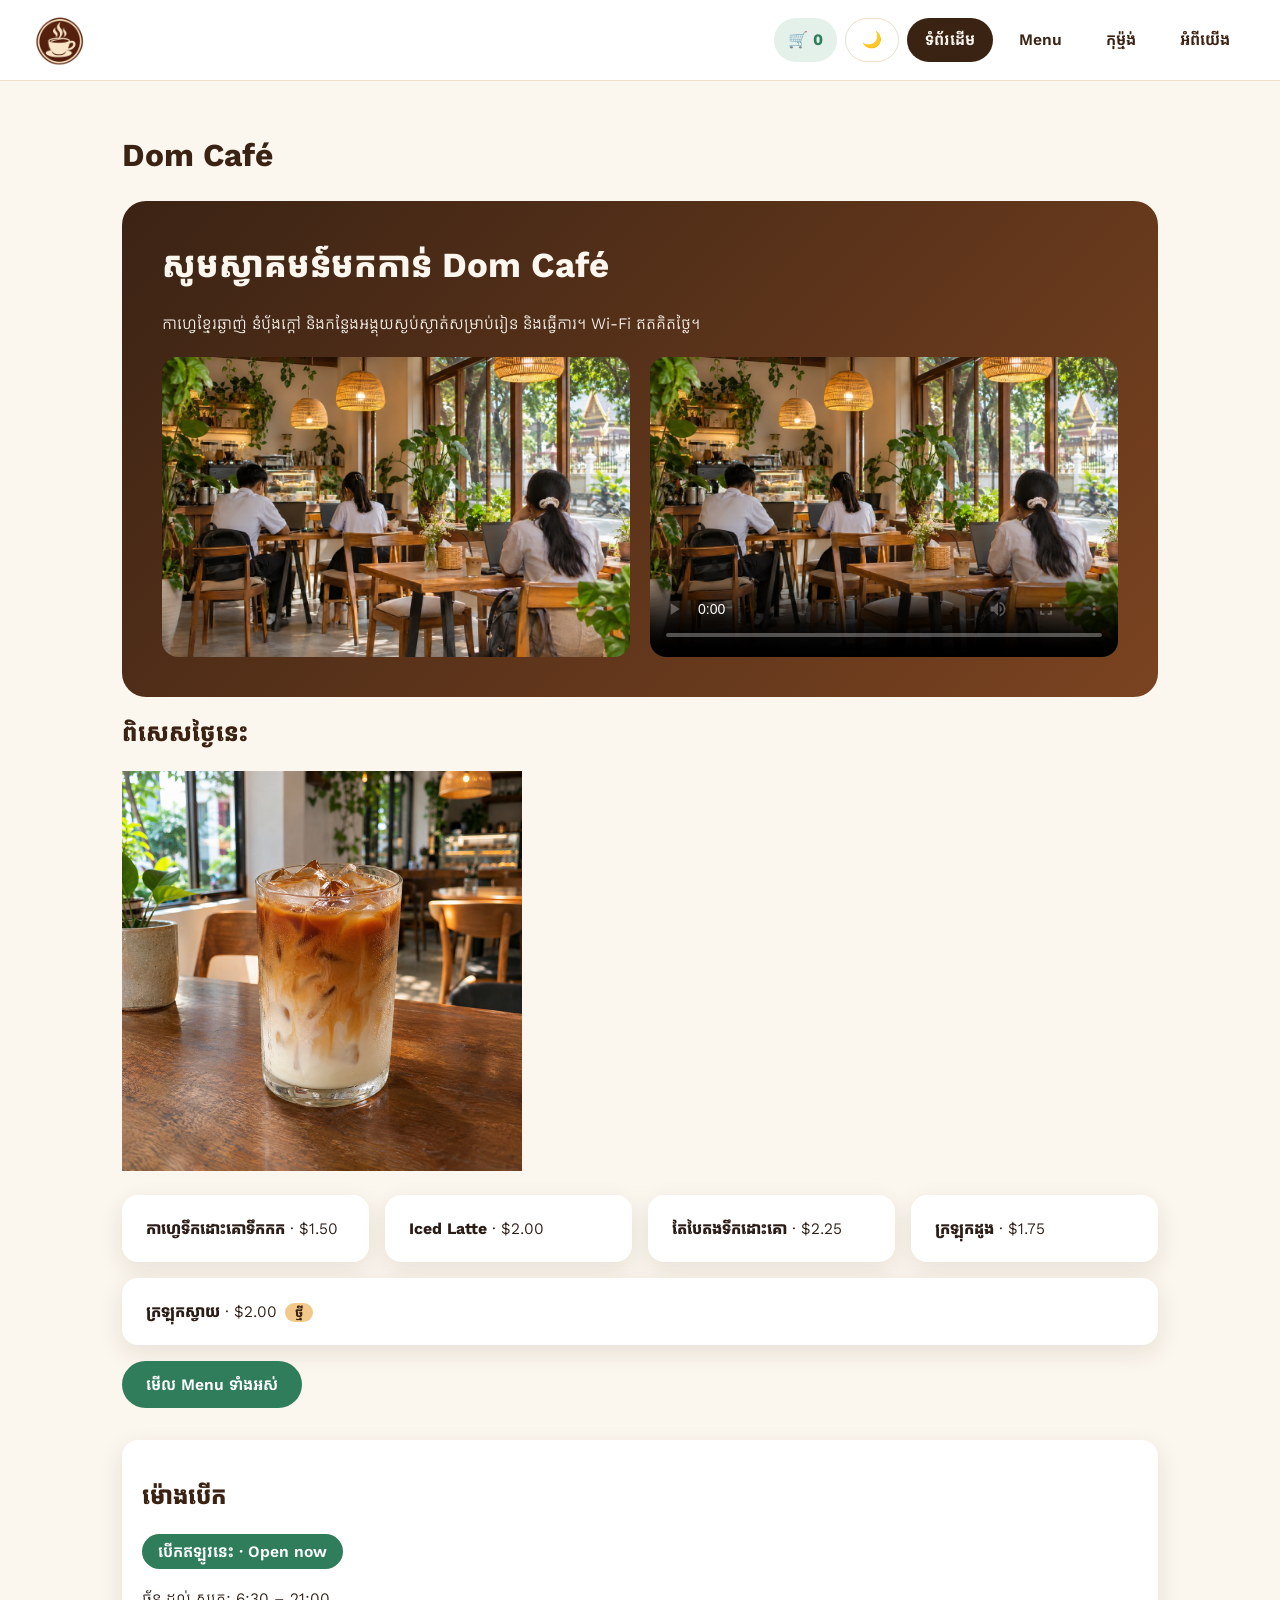
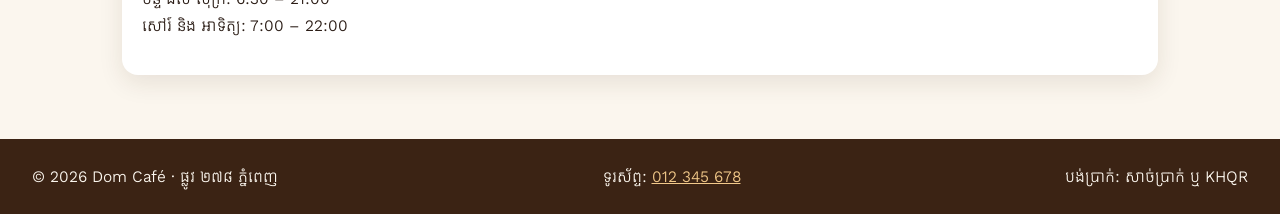
<file: index.html>
<!DOCTYPE html>
<html lang="km">
<head>
  <meta charset="UTF-8">
  <meta name="viewport" content="width=device-width, initial-scale=1.0">
  <title>Dom Café · ហាងកាហ្វេ Dom</title>
  <meta name="description" content="ហាងកាហ្វេខ្មែរនៅភ្នំពេញ · Iced latte, នំបុ័ង និងតែ">
  <link rel="icon" href="images/favicon.png">
  <meta property="og:title" content="Dom Café · ហាងកាហ្វេ Dom">
  <meta property="og:description" content="ហាងកាហ្វេខ្មែរនៅភ្នំពេញ · Iced latte, នំបុ័ង និងតែ">
  <meta property="og:image" content="images/shop.jpg">
  <link rel="stylesheet" href="https://fonts.googleapis.com/css2?family=Kantumruy+Pro:wght@400;600;700&display=swap">
  <link rel="stylesheet" href="css/style.css">
  <link rel="stylesheet" href="css/nav.css">
  <link rel="stylesheet" href="css/layout.css">
  <script src="js/script.js" defer></script>
  <script src="js/theme.js" defer></script>
  <script src="js/specials.js" defer></script>
  <script src="js/cart.js" defer></script>
</head>
<body>
  <header class="site-header">
    <img src="images/logo.png" alt="Dom Café logo" width="64" height="64">
    <a href="menu.html#cart" class="cart-link">🛒 <span class="cart-count">0</span></a>
    <button class="theme-toggle" aria-label="Dark mode">🌙</button>
    <button class="menu-toggle" aria-expanded="false">☰ Menu</button>
    <nav class="nav">
      <ul>
        <li><a href="index.html" class="active">ទំព័រដើម</a></li>
        <li><a href="menu.html">Menu</a></li>
        <li><a href="order.html">កុម្ម៉ង់</a></li>
        <li><a href="about.html">អំពីយើង</a></li>
      </ul>
    </nav>
  </header>
  <main>
    <h1>Dom Café</h1>
    <section class="hero">
      <h2>សូមស្វាគមន៍មកកាន់ Dom Café</h2>
      <p>កាហ្វេខ្មែរឆ្ងាញ់ នំបុ័ងក្តៅ និងកន្លែងអង្គុយស្ងប់ស្ងាត់សម្រាប់រៀន និងធ្វើការ។ Wi-Fi ឥតគិតថ្លៃ។</p>
      <img src="images/shop.jpg" alt="ខាងក្នុងហាង Dom Café មានតុឈើ និងភ្លើងពណ៌លឿង" width="600" height="400">
      <video src="video/promo.mp4" controls width="600" poster="images/shop.jpg"></video>
    </section>
    <section class="specials" id="specials">
      <h2>ពិសេសថ្ងៃនេះ</h2>
      <img src="images/latte.jpg" alt="Iced Latte ក្នុងកែវ" width="400" height="300">
      <ul class="specials-list">
        <li><strong>កាហ្វេទឹកដោះគោទឹកកក</strong> · $1.50</li>
        <li><strong>Iced Latte</strong> · $2.00</li>
        <li><strong>តែបៃតងទឹកដោះគោ</strong> · $2.25</li>
      </ul>
      <p><a href="menu.html">មើល Menu ទាំងអស់</a></p>
    </section>
    <section class="hours">
      <h2>ម៉ោងបើក</h2>
      <p class="badge" id="open-badge"></p>
      <p>ច័ន្ទ ដល់ សុក្រ: 6:30 – 21:00<br>សៅរ៍ និង អាទិត្យ: 7:00 – 22:00</p>
    </section>
  </main>
  <footer class="site-footer">
    <p>&copy; 2026 Dom Café · ផ្លូវ ២៧៨ ភ្នំពេញ</p>
    <p>ទូរស័ព្ទ: <a href="tel:+85512345678">012 345 678</a></p>
    <p>បង់ប្រាក់: សាច់ប្រាក់ ឬ KHQR</p>
  </footer>
</body>
</html>
</file>
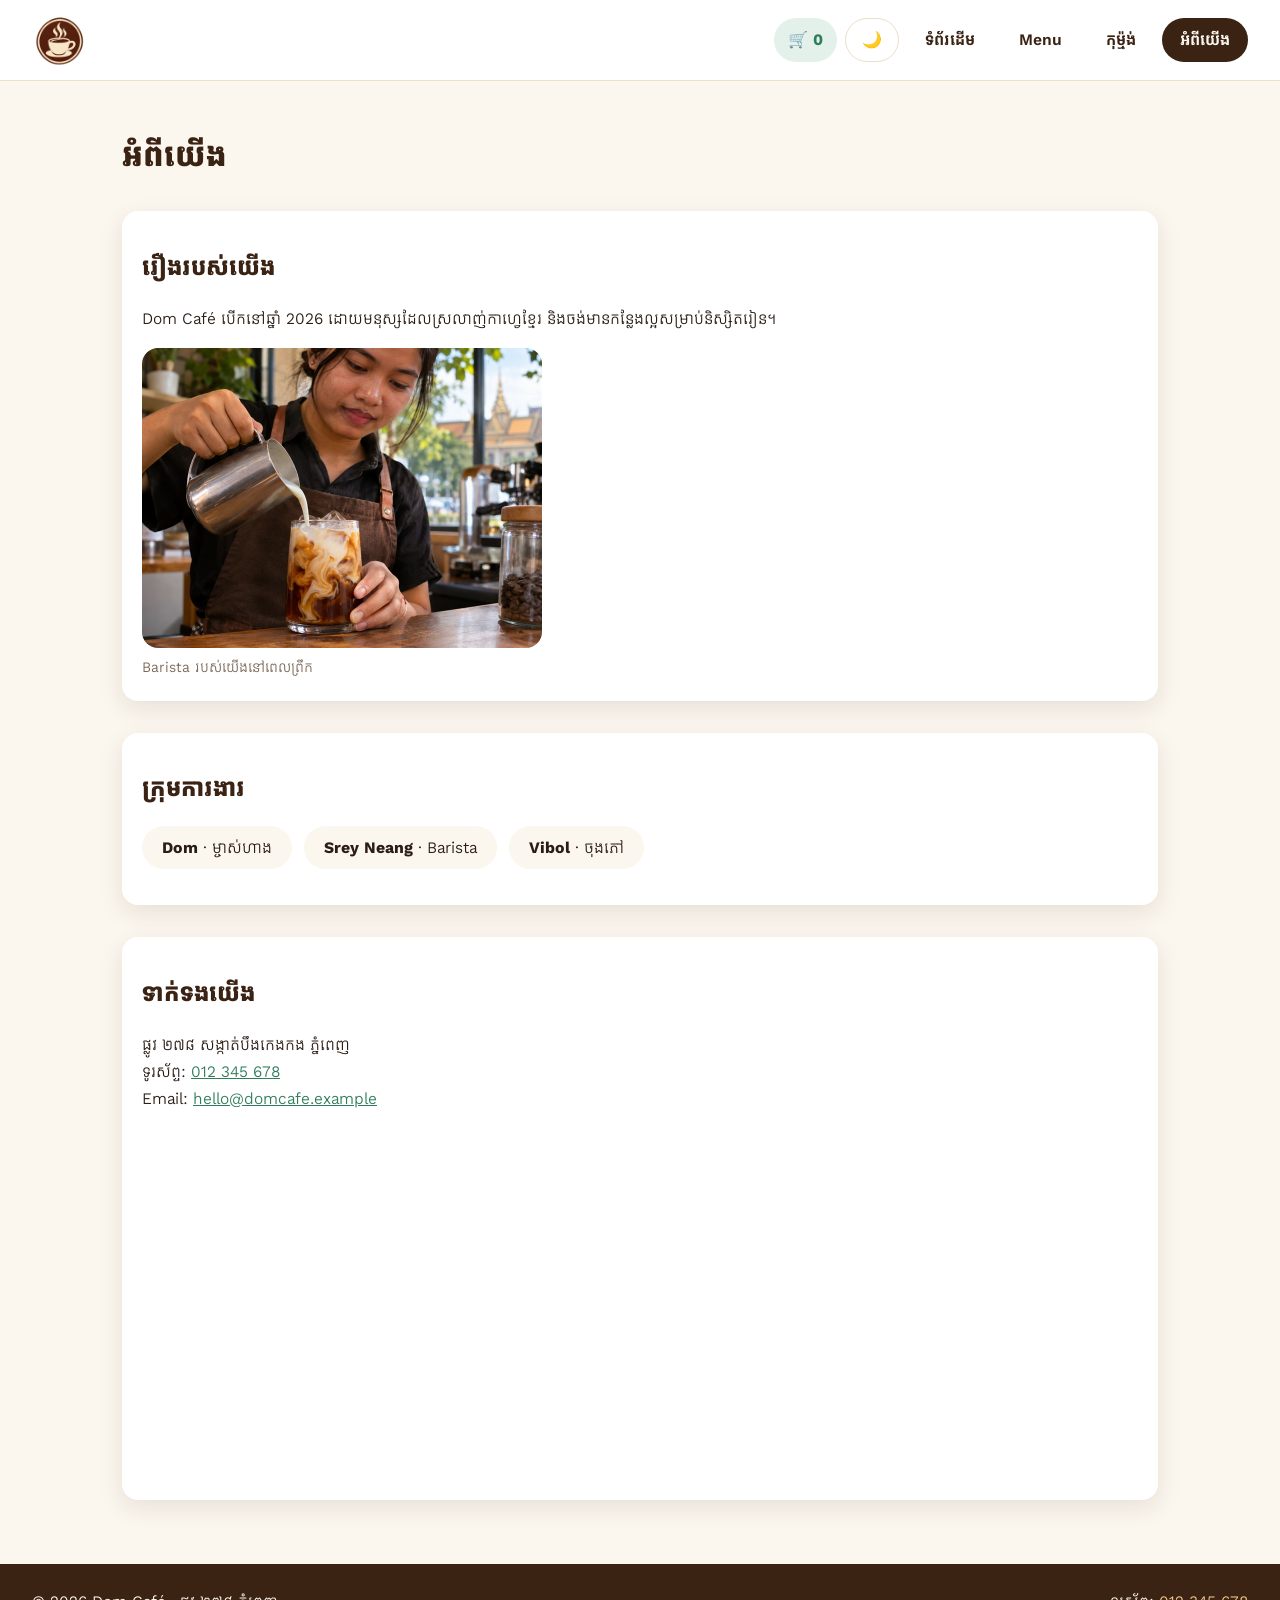
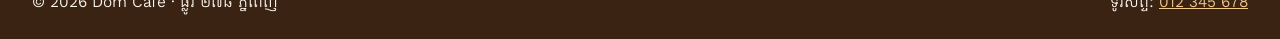
<file: about.html>
<!DOCTYPE html>
<html lang="km">
<head>
  <meta charset="UTF-8">
  <meta name="viewport" content="width=device-width, initial-scale=1.0">
  <title>អំពីយើង · Dom Café</title>
  <meta name="description" content="រឿងរបស់ Dom Café ក្រុមការងារ និងផែនទីទៅហាង">
  <link rel="icon" href="images/favicon.png">
  <meta property="og:title" content="Dom Café · ហាងកាហ្វេ Dom">
  <meta property="og:description" content="រឿងរបស់ Dom Café ក្រុមការងារ និងផែនទីទៅហាង">
  <meta property="og:image" content="images/shop.jpg">
  <link rel="stylesheet" href="https://fonts.googleapis.com/css2?family=Kantumruy+Pro:wght@400;600;700&display=swap">
  <link rel="stylesheet" href="css/style.css">
  <link rel="stylesheet" href="css/nav.css">
  <link rel="stylesheet" href="css/layout.css">
  <script src="js/script.js" defer></script>
  <script src="js/theme.js" defer></script>
  <script src="js/cart.js" defer></script>
</head>
<body>
  <header class="site-header">
    <img src="images/logo.png" alt="Dom Café logo" width="64" height="64">
    <a href="menu.html#cart" class="cart-link">🛒 <span class="cart-count">0</span></a>
    <button class="theme-toggle" aria-label="Dark mode">🌙</button>
    <button class="menu-toggle" aria-expanded="false">☰ Menu</button>
    <nav class="nav">
      <ul>
        <li><a href="index.html">ទំព័រដើម</a></li>
        <li><a href="menu.html">Menu</a></li>
        <li><a href="order.html">កុម្ម៉ង់</a></li>
        <li><a href="about.html" class="active">អំពីយើង</a></li>
      </ul>
    </nav>
  </header>
  <main>
    <h1>អំពីយើង</h1>
    <section class="story">
      <h2>រឿងរបស់យើង</h2>
      <p>Dom Café បើកនៅឆ្នាំ 2026 ដោយមនុស្សដែលស្រលាញ់កាហ្វេខ្មែរ និងចង់មានកន្លែងល្អសម្រាប់និស្សិតរៀន។</p>
      <figure>
        <img src="images/barista.jpg" alt="Barista កំពុងចាក់ទឹកដោះគោចូលកាហ្វេ" width="400" height="300">
        <figcaption>Barista របស់យើងនៅពេលព្រឹក</figcaption>
      </figure>
    </section>
    <section class="team">
      <h2>ក្រុមការងារ</h2>
      <ul>
        <li><strong>Dom</strong> · ម្ចាស់ហាង</li>
        <li><strong>Srey Neang</strong> · Barista</li>
        <li><strong>Vibol</strong> · ចុងភៅ</li>
      </ul>
    </section>
    <section class="contact" id="contact">
      <h2>ទាក់ទងយើង</h2>
      <address>
        ផ្លូវ ២៧៨ សង្កាត់បឹងកេងកង ភ្នំពេញ<br>
        ទូរស័ព្ទ: <a href="tel:+85512345678">012 345 678</a><br>
        Email: <a href="mailto:hello@domcafe.example">hello@domcafe.example</a>
      </address>
      <iframe src="https://www.google.com/maps?q=Street+278+Phnom+Penh&output=embed" width="600" height="360" style="border:0" loading="lazy" title="ផែនទីទៅ Dom Café"></iframe>
    </section>
  </main>
  <footer class="site-footer">
    <p>&copy; 2026 Dom Café · ផ្លូវ ២៧៨ ភ្នំពេញ</p>
    <p>ទូរស័ព្ទ: <a href="tel:+85512345678">012 345 678</a></p>
  </footer>
</body>
</html>
</file>
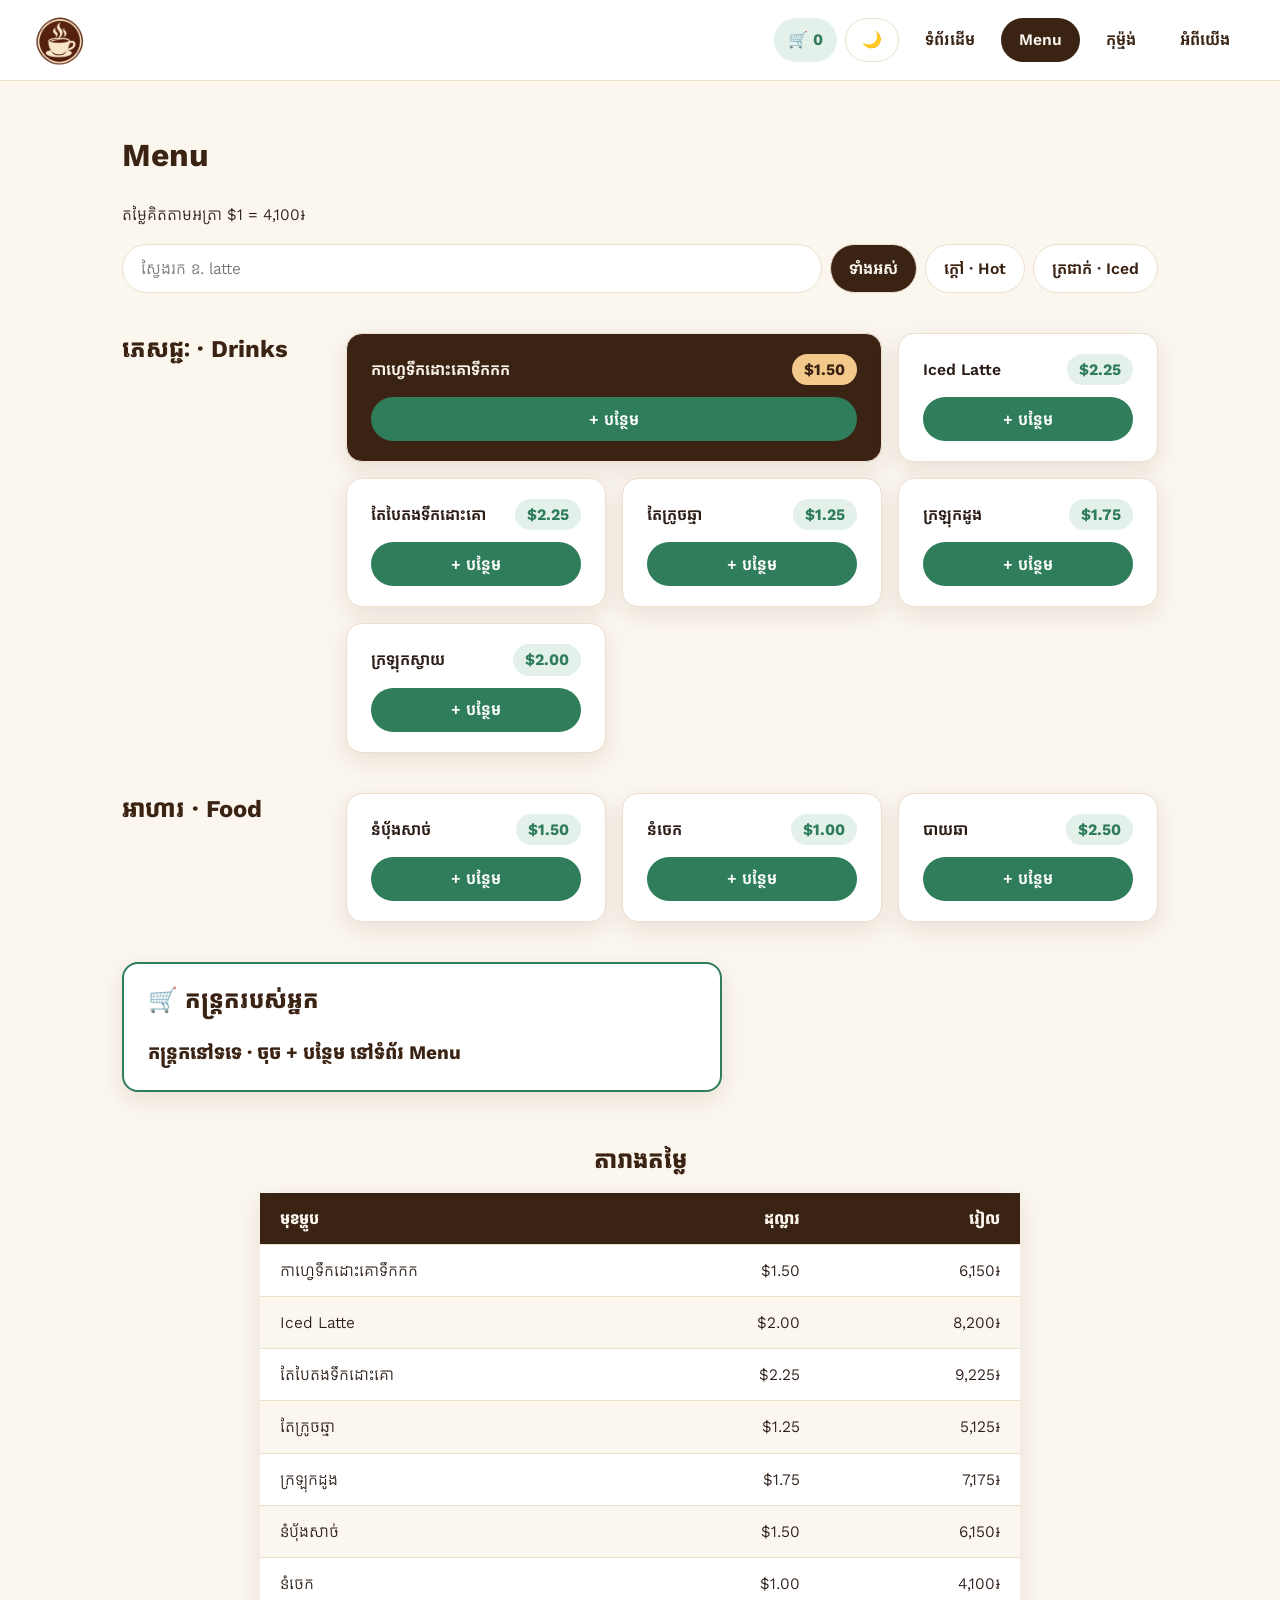
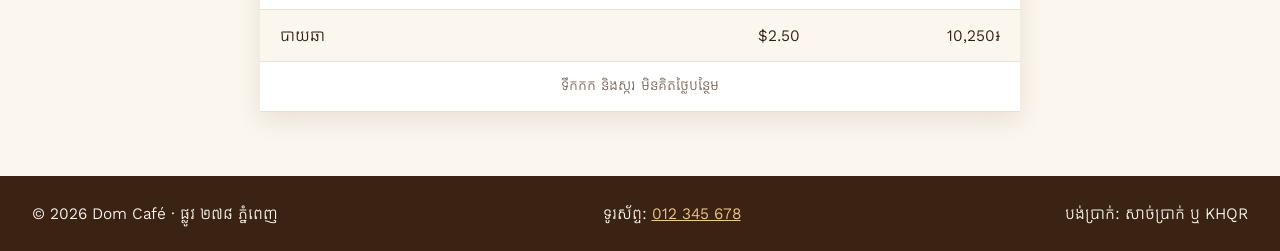
<file: menu.html>
<!DOCTYPE html>
<html lang="km">
<head>
  <meta charset="UTF-8">
  <meta name="viewport" content="width=device-width, initial-scale=1.0">
  <title>Menu · Dom Café</title>
  <meta name="description" content="Menu និងតម្លៃនៅ Dom Café ជាដុល្លារ និងរៀល">
  <link rel="icon" href="images/favicon.png">
  <meta property="og:title" content="Dom Café · ហាងកាហ្វេ Dom">
  <meta property="og:description" content="Menu និងតម្លៃនៅ Dom Café ជាដុល្លារ និងរៀល">
  <meta property="og:image" content="images/shop.jpg">
  <link rel="stylesheet" href="https://fonts.googleapis.com/css2?family=Kantumruy+Pro:wght@400;600;700&display=swap">
  <link rel="stylesheet" href="css/style.css">
  <link rel="stylesheet" href="css/nav.css">
  <link rel="stylesheet" href="css/layout.css">
  <link rel="stylesheet" href="css/menu.css">
  <script src="js/menu.js" defer></script>
  <script src="js/script.js" defer></script>
  <script src="js/cart.js" defer></script>
  <script src="js/theme.js" defer></script>
  <script src="js/search.js" defer></script>
</head>
<body>
  <header class="site-header">
    <img src="images/logo.png" alt="Dom Café logo" width="64" height="64">
    <a href="menu.html#cart" class="cart-link">🛒 <span class="cart-count">0</span></a>
    <button class="theme-toggle" aria-label="Dark mode">🌙</button>
    <button class="menu-toggle" aria-expanded="false">☰ Menu</button>
    <nav class="nav">
      <ul>
        <li><a href="index.html">ទំព័រដើម</a></li>
        <li><a href="menu.html" class="active">Menu</a></li>
        <li><a href="order.html">កុម្ម៉ង់</a></li>
        <li><a href="about.html">អំពីយើង</a></li>
      </ul>
    </nav>
  </header>
  <main>
    <h1>Menu</h1>
    <p>តម្លៃគិតតាមអត្រា $1 = 4,100៛</p>
    <div class="menu-tools">
      <input type="search" id="search" placeholder="ស្វែងរក ឧ. latte" aria-label="ស្វែងរកមុខម្ហូប">
      <button class="filter active" data-filter="all">ទាំងអស់</button>
      <button class="filter" data-filter="hot">ក្តៅ · Hot</button>
      <button class="filter" data-filter="iced">ត្រជាក់ · Iced</button>
    </div>
    <section class="menu-section" id="drinks">
      <h2>ភេសជ្ជៈ · Drinks</h2>
      <ul class="menu-list">
        <li class="menu-card"><span class="name">កាហ្វេទឹកដោះគោទឹកកក</span> <span class="price">$1.50</span> <button class="add" data-id="iced-coffee">+ បន្ថែម</button></li>
        <li class="menu-card"><span class="name">Iced Latte</span> <span class="price">$2.25</span> <button class="add" data-id="iced-latte">+ បន្ថែម</button></li>
        <li class="menu-card"><span class="name">តែបៃតងទឹកដោះគោ</span> <span class="price">$2.25</span> <button class="add" data-id="green-tea-latte">+ បន្ថែម</button></li>
        <li class="menu-card"><span class="name">តែក្រូចឆ្មា</span> <span class="price">$1.25</span> <button class="add" data-id="lemon-tea">+ បន្ថែម</button></li>
        <li class="menu-card"><span class="name">ក្រឡុកដូង</span> <span class="price">$1.75</span> <button class="add" data-id="coconut-shake">+ បន្ថែម</button></li>
        <li class="menu-card"><span class="name">ក្រឡុកស្វាយ</span> <span class="price">$2.00</span> <button class="add" data-id="mango-shake">+ បន្ថែម</button></li>
      </ul>
    </section>
    <section class="menu-section" id="food">
      <h2>អាហារ · Food</h2>
      <ul class="menu-list">
        <li class="menu-card"><span class="name">នំបុ័ងសាច់</span> <span class="price">$1.50</span> <button class="add" data-id="pork-bread">+ បន្ថែម</button></li>
        <li class="menu-card"><span class="name">នំចេក</span> <span class="price">$1.00</span> <button class="add" data-id="banana-cake">+ បន្ថែម</button></li>
        <li class="menu-card"><span class="name">បាយឆា</span> <span class="price">$2.50</span> <button class="add" data-id="fried-rice">+ បន្ថែម</button></li>
      </ul>
    </section>
    <aside class="cart-panel" id="cart">
      <h2>🛒 កន្ត្រករបស់អ្នក</h2>
      <ul class="cart-items"></ul>
      <p class="cart-total"></p>
    </aside>
    <section class="prices">
      <table class="price-table">
        <caption>តារាងតម្លៃ</caption>
        <thead>
          <tr><th>មុខម្ហូប</th><th>ដុល្លារ</th><th>រៀល</th></tr>
        </thead>
        <tbody>
          <tr><td>កាហ្វេទឹកដោះគោទឹកកក</td><td>$1.50</td><td>6,150៛</td></tr>
          <tr><td>Iced Latte</td><td>$2.00</td><td>8,200៛</td></tr>
          <tr><td>តែបៃតងទឹកដោះគោ</td><td>$2.25</td><td>9,225៛</td></tr>
          <tr><td>តែក្រូចឆ្មា</td><td>$1.25</td><td>5,125៛</td></tr>
          <tr><td>ក្រឡុកដូង</td><td>$1.75</td><td>7,175៛</td></tr>
          <tr><td>នំបុ័ងសាច់</td><td>$1.50</td><td>6,150៛</td></tr>
          <tr><td>នំចេក</td><td>$1.00</td><td>4,100៛</td></tr>
          <tr><td>បាយឆា</td><td>$2.50</td><td>10,250៛</td></tr>
        </tbody>
        <tfoot>
          <tr><td colspan="3">ទឹកកក និងស្ករ មិនគិតថ្លៃបន្ថែម</td></tr>
        </tfoot>
      </table>
    </section>
  </main>
  <footer class="site-footer">
    <p>&copy; 2026 Dom Café · ផ្លូវ ២៧៨ ភ្នំពេញ</p>
    <p>ទូរស័ព្ទ: <a href="tel:+85512345678">012 345 678</a></p>
    <p>បង់ប្រាក់: សាច់ប្រាក់ ឬ KHQR</p>
  </footer>
</body>
</html>
</file>
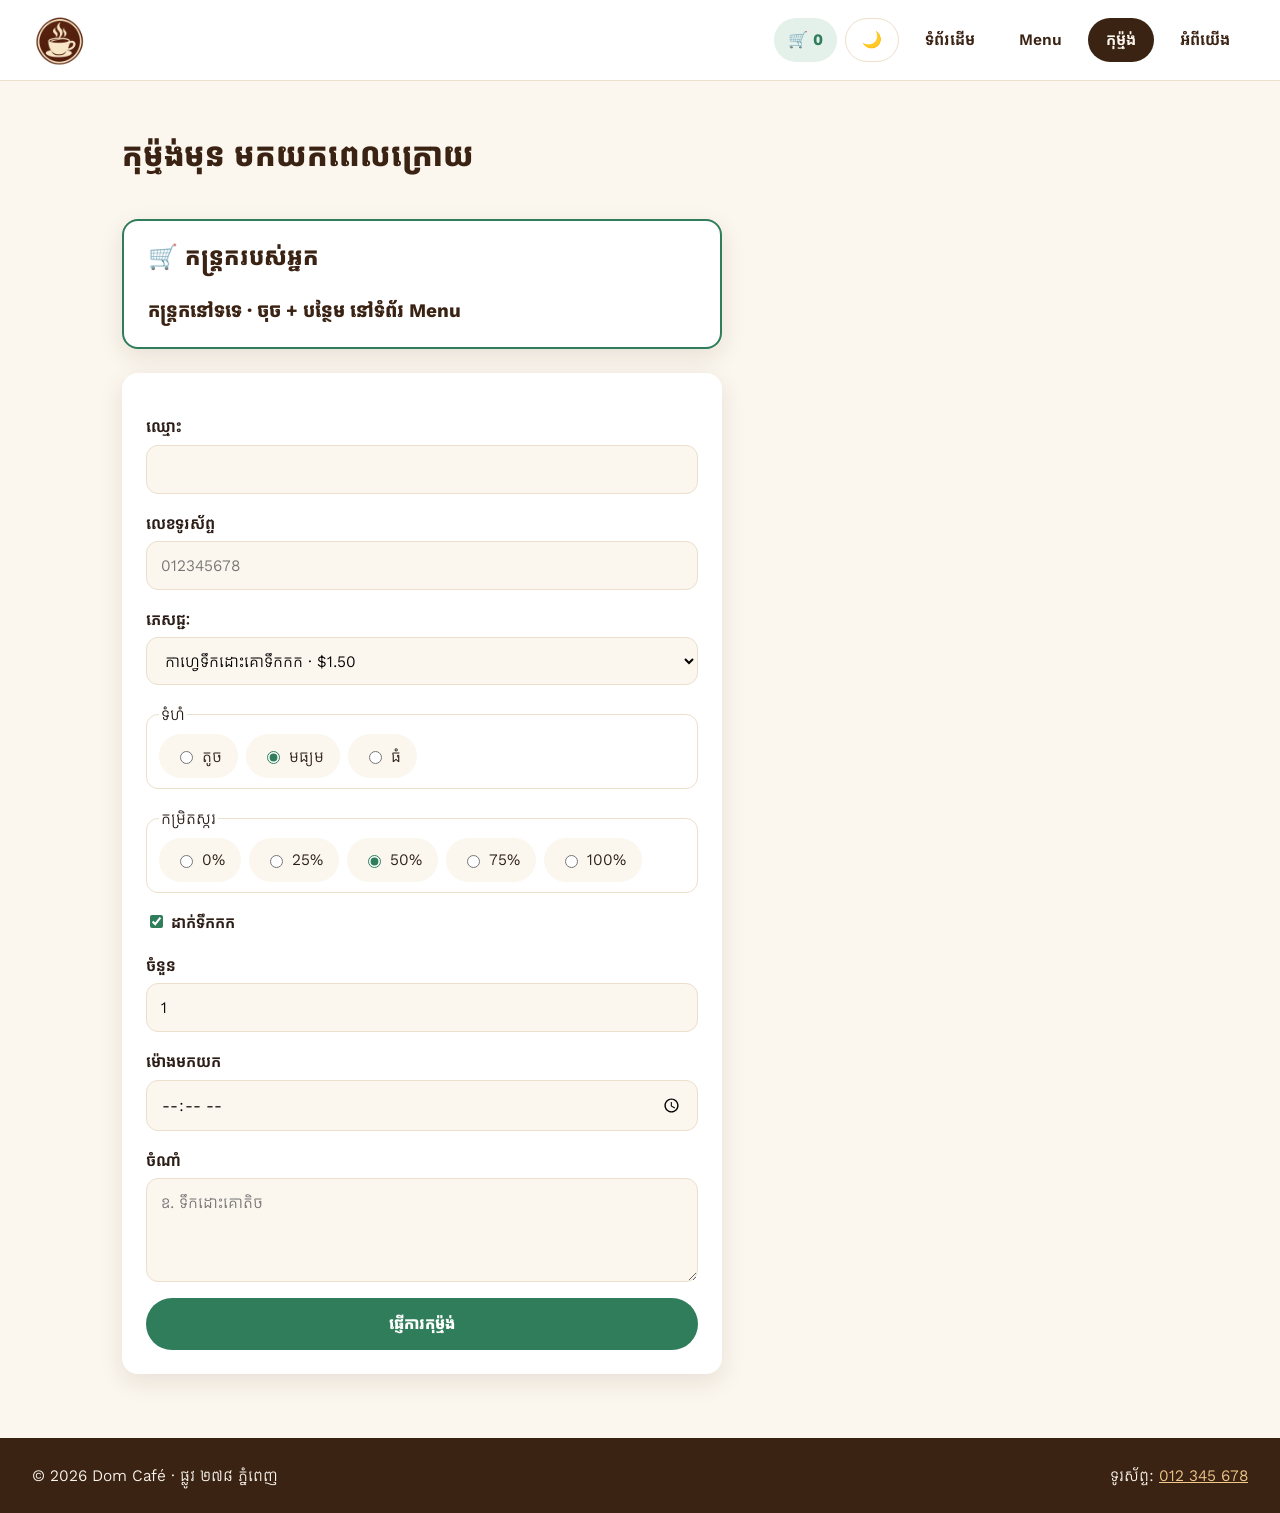
<file: order.html>
<!DOCTYPE html>
<html lang="km">
<head>
  <meta charset="UTF-8">
  <meta name="viewport" content="width=device-width, initial-scale=1.0">
  <title>កុម្ម៉ង់ · Dom Café</title>
  <meta name="description" content="កុម្ម៉ង់កាហ្វេពី Dom Café មុន ហើយមកយកតាមម៉ោងដែលអ្នកចង់បាន">
  <link rel="icon" href="images/favicon.png">
  <meta property="og:title" content="Dom Café · ហាងកាហ្វេ Dom">
  <meta property="og:description" content="កុម្ម៉ង់កាហ្វេពី Dom Café មុន ហើយមកយកតាមម៉ោងដែលអ្នកចង់បាន">
  <meta property="og:image" content="images/shop.jpg">
  <link rel="stylesheet" href="https://fonts.googleapis.com/css2?family=Kantumruy+Pro:wght@400;600;700&display=swap">
  <link rel="stylesheet" href="css/style.css">
  <link rel="stylesheet" href="css/nav.css">
  <link rel="stylesheet" href="css/layout.css">
  <script src="js/script.js" defer></script>
  <script src="js/theme.js" defer></script>
  <script src="js/order.js" defer></script>
  <script src="js/cart.js" defer></script>
</head>
<body>
  <header class="site-header">
    <img src="images/logo.png" alt="Dom Café logo" width="64" height="64">
    <a href="menu.html#cart" class="cart-link">🛒 <span class="cart-count">0</span></a>
    <button class="theme-toggle" aria-label="Dark mode">🌙</button>
    <button class="menu-toggle" aria-expanded="false">☰ Menu</button>
    <nav class="nav">
      <ul>
        <li><a href="index.html">ទំព័រដើម</a></li>
        <li><a href="menu.html">Menu</a></li>
        <li><a href="order.html" class="active">កុម្ម៉ង់</a></li>
        <li><a href="about.html">អំពីយើង</a></li>
      </ul>
    </nav>
  </header>
  <main>
    <h1>កុម្ម៉ង់មុន មកយកពេលក្រោយ</h1>
    <aside class="cart-panel" id="cart">
      <h2>🛒 កន្ត្រករបស់អ្នក</h2>
      <ul class="cart-items"></ul>
      <p class="cart-total"></p>
    </aside>
    <form class="order-form" action="order.html" method="get">
      <p>
        <label for="name">ឈ្មោះ</label>
        <input type="text" id="name" name="name" required>
        <small class="error" id="name-error"></small>
      </p>
      <p>
        <label for="phone">លេខទូរស័ព្ទ</label>
        <input type="tel" id="phone" name="phone" placeholder="012345678" pattern="0[0-9]{8,9}" required>
      </p>
      <p>
        <label for="drink">ភេសជ្ជៈ</label>
        <select id="drink" name="drink">
          <option value="iced-coffee-with-milk">កាហ្វេទឹកដោះគោទឹកកក · $1.50</option>
          <option value="iced-latte">Iced Latte · $2.00</option>
          <option value="green-tea-latte">តែបៃតងទឹកដោះគោ · $2.25</option>
          <option value="iced-lemon-tea">តែក្រូចឆ្មា · $1.25</option>
          <option value="coconut-shake">ក្រឡុកដូង · $1.75</option>
        </select>
      </p>
      <fieldset>
        <legend>ទំហំ</legend>
        <label><input type="radio" name="size" value="small"> តូច</label>
        <label><input type="radio" name="size" value="medium" checked> មធ្យម</label>
        <label><input type="radio" name="size" value="large"> ធំ</label>
      </fieldset>
      <fieldset>
        <legend>កម្រិតស្ករ</legend>
        <label><input type="radio" name="sugar" value="0"> 0%</label>
        <label><input type="radio" name="sugar" value="25"> 25%</label>
        <label><input type="radio" name="sugar" value="50" checked> 50%</label>
        <label><input type="radio" name="sugar" value="75"> 75%</label>
        <label><input type="radio" name="sugar" value="100"> 100%</label>
      </fieldset>
      <p>
        <label><input type="checkbox" name="ice" checked> ដាក់ទឹកកក</label>
      </p>
      <p>
        <label for="qty">ចំនួន</label>
        <input type="number" id="qty" name="qty" min="1" max="20" value="1">
      </p>
      <p>
        <label for="time">ម៉ោងមកយក</label>
        <input type="time" id="time" name="time" min="06:30" max="21:00">
        <small class="error" id="time-error"></small>
      </p>
      <p>
        <label for="note">ចំណាំ</label>
        <textarea id="note" name="note" rows="3" placeholder="ឧ. ទឹកដោះគោតិច"></textarea>
      </p>
      <button type="submit">ផ្ញើការកុម្ម៉ង់</button>
    </form>
    <div class="order-summary" id="order-summary" hidden></div>
  </main>
  <footer class="site-footer">
    <p>&copy; 2026 Dom Café · ផ្លូវ ២៧៨ ភ្នំពេញ</p>
    <p>ទូរស័ព្ទ: <a href="tel:+85512345678">012 345 678</a></p>
  </footer>
</body>
</html>
</file>
<file: css/style.css>
/* Dom Café · colours in one place */
:root {
  --ink: #2b1d16;
  --brand: #3b2314;
  --brand-light: #7a4320;
  --accent: #2f7d5b;
  --accent-soft: #e3f1ea;
  --gold: #f2c98a;
  --bg: #fbf6ee;
  --surface: #ffffff;
  --line: #ecdfcc;
  --muted: #7a6656;
  --shadow: 0 8px 24px rgba(59, 35, 20, 0.1);
  --shadow-lift: 0 16px 32px rgba(59, 35, 20, 0.18);
  --focus: 0 0 0 4px rgba(47, 125, 91, 0.25);
  --error: #b3261e;
}

/* Base styles */
* {
  box-sizing: border-box;
}

body {
  margin: 0;
  font-family: "Kantumruy Pro", sans-serif;
  line-height: 1.7;
  color: var(--ink);
  background: var(--bg);
}

h1,
h2 {
  line-height: 1.4;
  color: var(--brand);
}

a {
  color: var(--accent);
}

main {
  max-width: 1100px;
  margin: 0 auto;
  padding: 24px 16px 48px;
}

img,
video {
  max-width: 100%;
  height: auto;
}

iframe {
  width: 100%;
  border-radius: 16px;
}

.order-form {
  max-width: 600px;
  padding: 24px;
  background: var(--surface);
  border-radius: 16px;
  box-shadow: var(--shadow);
  accent-color: var(--accent);
}

.order-form label {
  font-weight: 600;
}

.order-form p > input,
.order-form select,
.order-form textarea {
  display: block;
  width: 100%;
  min-height: 48px;
  margin-top: 4px;
  padding: 10px 14px;
  border: 1px solid var(--line);
  border-radius: 12px;
  background: var(--bg);
  font: inherit;
  transition: border-color 0.3s, box-shadow 0.3s;
}

.order-form p > input:focus,
.order-form select:focus,
.order-form textarea:focus {
  outline: none;
  border-color: var(--accent);
  box-shadow: var(--focus);
}

.order-form fieldset {
  display: flex;
  flex-wrap: wrap;
  gap: 8px;
  margin: 16px 0;
  border: 1px solid var(--line);
  border-radius: 12px;
}

.order-form fieldset label {
  display: flex;
  align-items: center;
  gap: 6px;
  min-height: 44px;
  padding: 0 16px;
  border-radius: 999px;
  background: var(--bg);
  font-weight: 400;
}

.order-form button {
  width: 100%;
  min-height: 52px;
  border: 0;
  border-radius: 999px;
  background: var(--accent);
  color: var(--surface);
  font: inherit;
  font-weight: 700;
  cursor: pointer;
  transition: background 0.3s, transform 0.1s;
}

.order-form button:hover {
  background: var(--brand);
}

.order-form button:active {
  transform: scale(0.97);
}

@media (min-width: 700px) {
  main {
    padding: 32px 32px 64px;
  }
}

/* Animations */
@keyframes fade-up {
  from {
    opacity: 0;
    transform: translateY(24px);
  }

  to {
    opacity: 1;
    transform: translateY(0);
  }
}

.hero {
  animation: fade-up 0.8s ease-out;
}

@media (prefers-reduced-motion: reduce) {
  * {
    animation: none !important;
    transition: none !important;
  }
}

/* Dark theme: the same variables, new values */
.dark {
  --ink: #f3e9dc;
  --brand: #f2c98a;
  --brand-light: #c08a4a;
  --accent: #6cc59a;
  --accent-soft: #1f3a2e;
  --gold: #3b2314;
  --bg: #1d1410;
  --surface: #2b1d16;
  --line: #4a3426;
  --muted: #c4ad98;
  --error: #ff8a80;
}

/* Form messages */
.order-form .error {
  display: block;
  color: var(--error);
  font-size: 0.9rem;
}

.order-summary {
  max-width: 600px;
  margin-top: 24px;
  padding: 20px 24px;
  border-radius: 16px;
  background: var(--accent-soft);
  white-space: pre-line;
}

/* Cart */
.cart-panel {
  max-width: 600px;
  margin: 40px 0 24px;
  padding: 20px 24px;
  background: var(--surface);
  border: 2px solid var(--accent);
  border-radius: 16px;
  box-shadow: var(--shadow);
}

.cart-panel h2 {
  margin-top: 0;
}

.cart-items {
  padding: 0;
  list-style: none;
}

.cart-items li {
  display: flex;
  align-items: center;
  gap: 12px;
  padding: 8px 0;
  border-bottom: 1px solid var(--line);
}

.cart-items span {
  flex: 1;
}

.cart-items input {
  width: 72px;
  min-height: 40px;
  padding: 4px 8px;
  border: 1px solid var(--line);
  border-radius: 8px;
  background: var(--bg);
  color: var(--ink);
  font: inherit;
}

.cart-total {
  margin: 16px 0 0;
  font-size: 1.2rem;
  font-weight: 700;
  color: var(--brand);
}

.cart-items .remove {
  width: 40px;
  height: 40px;
  border: 0;
  border-radius: 50%;
  background: var(--bg);
  color: var(--muted);
  font: inherit;
  cursor: pointer;
}

.cart-items .remove:hover {
  background: var(--error);
  color: var(--surface);
}
</file>
<file: css/nav.css>
/* Header + nav · Flexbox */
.site-header {
  display: flex;
  flex-wrap: wrap;
  justify-content: center;
  align-items: center;
  gap: 8px;
  padding: 8px 16px;
  background: var(--surface);
  border-bottom: 1px solid var(--line);
}

.site-header img {
  display: block;
  width: 56px;
  height: 56px;
}

.nav ul {
  display: flex;
  flex-wrap: wrap;
  justify-content: center;
  gap: 4px;
  margin: 0;
  padding: 0;
  list-style: none;
}

.nav a {
  display: block;
  padding: 8px 14px;
  border-radius: 999px;
  color: var(--brand);
  font-weight: 600;
  text-decoration: none;
  transition: background 0.3s;
}

.nav a:hover {
  background: var(--line);
}

.nav a.active {
  background: var(--brand);
  color: var(--bg);
}

@media (min-width: 700px) {
  .site-header {
    position: sticky;
    top: 0;
    z-index: 10;
    justify-content: space-between;
    padding: 12px 32px;
  }

  .nav ul {
    gap: 8px;
  }

  .nav a {
    padding: 8px 18px;
  }
}

.cart-link {
  margin-left: auto;
  padding: 8px 14px;
  border-radius: 999px;
  background: var(--accent-soft);
  color: var(--accent);
  font-weight: 700;
  text-decoration: none;
}

.menu-toggle,
.theme-toggle {
  min-height: 44px;
  padding: 0 16px;
  border: 1px solid var(--line);
  border-radius: 999px;
  background: var(--surface);
  color: var(--brand);
  font: inherit;
  font-weight: 600;
  cursor: pointer;
}

.nav {
  display: none;
  width: 100%;
}

.menu-toggle[aria-expanded="true"] + .nav {
  display: block;
}

@media (min-width: 700px) {
  .menu-toggle {
    display: none;
  }

  .nav {
    display: block;
    width: auto;
  }
}
</file>
<file: css/layout.css>
/* Hero, specials, footer · Flexbox */
.hero {
  display: flex;
  flex-wrap: wrap;
  align-items: center;
  gap: 20px;
  padding: 24px;
  border-radius: 24px;
  background: linear-gradient(135deg, var(--brand), var(--brand-light));
  color: var(--bg);
}

.hero h2,
.hero p {
  flex: 1 1 100%;
  margin: 0;
}

.hero h2 {
  font-size: 1.7rem;
  color: var(--bg);
}

.hero img,
.hero video {
  flex: 1 1 300px;
  min-width: 0;
  height: 220px;
  object-fit: cover;
  border-radius: 16px;
}

.specials-list {
  display: flex;
  flex-wrap: wrap;
  gap: 16px;
  padding: 0;
  list-style: none;
}

.specials-list li {
  flex: 1 1 220px;
  padding: 20px 24px;
  background: var(--surface);
  border-radius: 16px;
  box-shadow: var(--shadow);
  transition: transform 0.3s;
}

.specials-list li:hover {
  transform: translateY(-4px);
}

.specials a {
  display: inline-block;
  padding: 10px 24px;
  border-radius: 999px;
  background: var(--accent);
  color: var(--surface);
  font-weight: 600;
  text-decoration: none;
}

.hours,
.story,
.team,
.contact {
  margin-top: 32px;
  padding: 20px;
  background: var(--surface);
  border-radius: 16px;
  box-shadow: var(--shadow);
}

.story figure {
  margin: 0;
}

.story img {
  border-radius: 16px;
}

.story figcaption {
  color: var(--muted);
  font-size: 0.9rem;
}

.contact address {
  font-style: normal;
}

.team ul {
  display: flex;
  flex-wrap: wrap;
  gap: 12px;
  padding: 0;
  list-style: none;
}

.team li {
  padding: 8px 20px;
  border-radius: 999px;
  background: var(--bg);
}

.site-footer {
  display: flex;
  flex-wrap: wrap;
  justify-content: space-between;
  gap: 8px 32px;
  padding: 24px 32px;
  background: var(--brand);
  color: var(--bg);
}

.site-footer p {
  margin: 0;
}

.site-footer a {
  color: var(--gold);
}

@media (min-width: 700px) {
  .hero {
    padding: 40px;
  }

  .hero h2 {
    font-size: 2.2rem;
  }

  .hero img,
  .hero video {
    height: 300px;
  }
}

.badge {
  display: inline-block;
  margin: 0;
  padding: 4px 16px;
  border-radius: 999px;
  background: var(--accent);
  color: var(--surface);
  font-weight: 600;
}

.badge.closed {
  background: var(--muted);
}

.specials-list .tag {
  margin-left: 8px;
  padding: 2px 10px;
  border-radius: 999px;
  background: var(--gold);
  color: var(--brand);
  font-size: 0.8rem;
  font-weight: 700;
}
</file>
<file: css/menu.css>
/* Menu cards + price table · Grid */
.menu-list {
  display: grid;
  grid-template-columns: repeat(auto-fit, minmax(220px, 1fr));
  gap: 16px;
  padding: 0;
  list-style: none;
}

.menu-card {
  display: flex;
  flex-wrap: wrap;
  justify-content: space-between;
  align-items: center;
  gap: 12px;
  padding: 20px 24px;
  background: var(--surface);
  border: 1px solid var(--line);
  border-radius: 16px;
  box-shadow: var(--shadow);
  transition: transform 0.3s, box-shadow 0.3s;
}

.menu-card:hover {
  transform: translateY(-6px);
  box-shadow: var(--shadow-lift);
}

.menu-card .name {
  font-weight: 600;
}

.menu-card .price {
  padding: 2px 12px;
  border-radius: 999px;
  background: var(--accent-soft);
  color: var(--accent);
  font-weight: 700;
}

#drinks .menu-card:first-child {
  background: var(--brand);
  color: var(--bg);
}

#drinks .menu-card:first-child .price {
  background: var(--gold);
  color: var(--brand);
}

.menu-section {
  display: grid;
  grid-template-areas:
    "title"
    "list";
  gap: 16px;
  margin-top: 40px;
}

.menu-section h2 {
  grid-area: title;
  margin: 0;
}

.menu-section .menu-list {
  grid-area: list;
  margin: 0;
}

.price-table {
  width: 100%;
  max-width: 760px;
  margin: 48px auto 0;
  border-collapse: collapse;
  background: var(--surface);
  box-shadow: var(--shadow);
}

.price-table caption {
  padding-bottom: 12px;
  font-size: 1.5rem;
  font-weight: 700;
  color: var(--brand);
}

.price-table th,
.price-table td {
  padding: 10px 12px;
  border-bottom: 1px solid var(--line);
  text-align: left;
}

.price-table thead th {
  background: var(--brand);
  color: var(--bg);
}

.price-table tbody tr:nth-child(even) {
  background: var(--bg);
}

.price-table th + th,
.price-table td + td {
  text-align: right;
  font-variant-numeric: tabular-nums;
}

.price-table tfoot td {
  color: var(--muted);
  font-size: 0.9rem;
  text-align: center;
}

@media (min-width: 700px) {
  #drinks .menu-card:first-child {
    grid-column: span 2;
  }

  .menu-section {
    grid-template-columns: 200px 1fr;
    grid-template-areas: "title list";
    gap: 24px;
  }

  .price-table th,
  .price-table td {
    padding: 12px 20px;
  }
}

.menu-card .add {
  flex: 1 1 100%;
  min-height: 44px;
  border: 0;
  border-radius: 999px;
  background: var(--accent);
  color: var(--surface);
  font: inherit;
  font-weight: 600;
  cursor: pointer;
}

.menu-tools {
  display: flex;
  flex-wrap: wrap;
  gap: 8px;
}

.menu-tools input {
  flex: 1 1 100%;
  min-height: 48px;
  padding: 10px 18px;
  border: 1px solid var(--line);
  border-radius: 999px;
  background: var(--surface);
  color: var(--ink);
  font: inherit;
}

.filter {
  min-height: 44px;
  padding: 0 18px;
  border: 1px solid var(--line);
  border-radius: 999px;
  background: var(--surface);
  color: var(--brand);
  font: inherit;
  font-weight: 600;
  cursor: pointer;
}

.filter.active {
  background: var(--brand);
  color: var(--bg);
}

.menu-card.hidden {
  display: none;
}

@media (min-width: 700px) {
  .menu-tools input {
    flex: 1 1 300px;
  }
}
</file>
